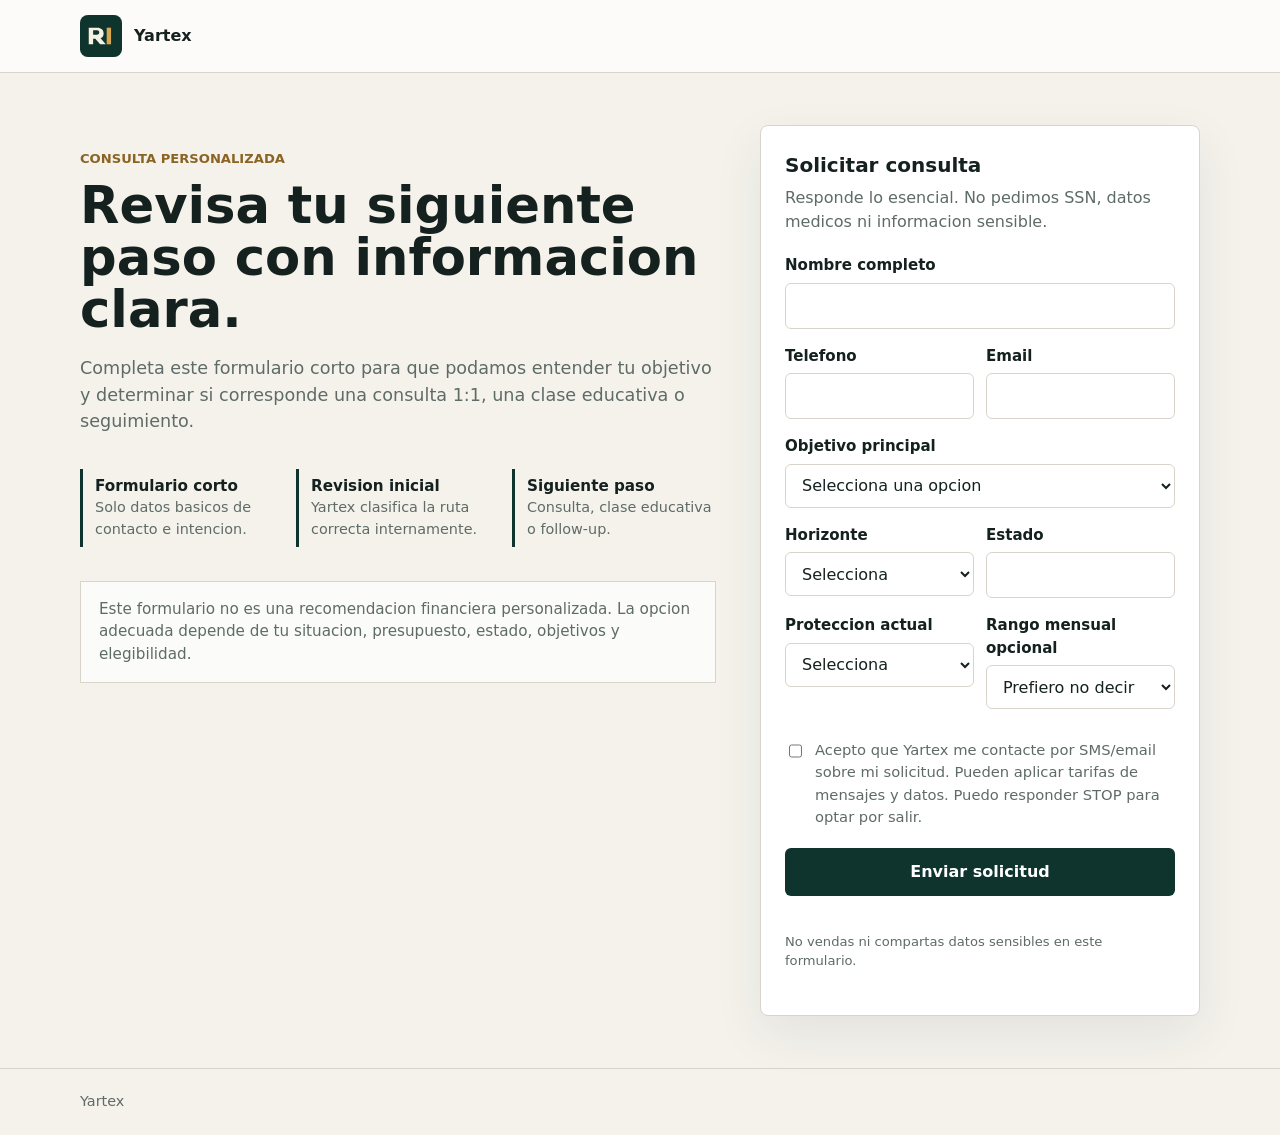
<file: docs/examples/rnm-funnels/consultation/index.html>
<!doctype html>
<html lang="es">
  <head>
    <meta charset="utf-8">
    <meta name="viewport" content="width=device-width, initial-scale=1">
    <title>Consulta | Yartex</title>
    <meta name="description" content="Solicita una consulta breve con Yartex.">
    <link rel="stylesheet" href="../assets/styles.css">
  </head>
  <body>
    <div class="shell">
      <header class="topbar">
        <div class="topbar-inner">
          <a class="brand" href="https://rnmglobalsolutions.com/">
            <img src="../assets/rnm-mark.svg" alt="">
            <span>Yartex</span>
          </a>
        </div>
      </header>

      <main class="page">
        <section class="intro" aria-labelledby="page-title">
          <p class="eyebrow">Consulta personalizada</p>
          <h1 id="page-title">Revisa tu siguiente paso con informacion clara.</h1>
          <p class="lede">
            Completa este formulario corto para que podamos entender tu objetivo y
            determinar si corresponde una consulta 1:1, una clase educativa o seguimiento.
          </p>

          <div class="proof" aria-label="Resumen del proceso">
            <div class="proof-item">
              <strong>Formulario corto</strong>
              <span>Solo datos basicos de contacto e intencion.</span>
            </div>
            <div class="proof-item">
              <strong>Revision inicial</strong>
              <span>Yartex clasifica la ruta correcta internamente.</span>
            </div>
            <div class="proof-item">
              <strong>Siguiente paso</strong>
              <span>Consulta, clase educativa o follow-up.</span>
            </div>
          </div>

          <p class="notice">
            Este formulario no es una recomendacion financiera personalizada.
            La opcion adecuada depende de tu situacion, presupuesto, estado,
            objetivos y elegibilidad.
          </p>
        </section>

        <section class="form-panel" aria-labelledby="form-title">
          <h2 id="form-title">Solicitar consulta</h2>
          <p>Responde lo esencial. No pedimos SSN, datos medicos ni informacion sensible.</p>

          <form data-consultation-form>
            <input type="hidden" name="campaignId" value="web-consultation">
            <input type="hidden" name="funnelType" value="financial_education">
            <div class="hidden-field" aria-hidden="true">
              <label for="companyWebsiteConfirm">Company website</label>
              <input id="companyWebsiteConfirm" name="companyWebsiteConfirm" tabindex="-1" autocomplete="off">
            </div>

            <div class="field">
              <label for="customerName">Nombre completo</label>
              <input id="customerName" name="customerName" autocomplete="name" required>
            </div>

            <div class="grid-2">
              <div class="field">
                <label for="customerPhoneNumber">Telefono</label>
                <input id="customerPhoneNumber" name="customerPhoneNumber" autocomplete="tel">
              </div>
              <div class="field">
                <label for="customerEmail">Email</label>
                <input id="customerEmail" name="customerEmail" type="email" autocomplete="email">
              </div>
            </div>

            <div class="field">
              <label for="primaryGoal">Objetivo principal</label>
              <select id="primaryGoal" name="primaryGoal" required>
                <option value="">Selecciona una opcion</option>
                <option value="family_protection">Proteccion para mi familia</option>
                <option value="life_insurance">Seguro de vida</option>
                <option value="retirement_planning">Planificacion a largo plazo</option>
                <option value="business_opportunity">Explorar oportunidad de negocio</option>
                <option value="not_sure">No estoy seguro</option>
              </select>
            </div>

            <div class="grid-2">
              <div class="field">
                <label for="timeline">Horizonte</label>
                <select id="timeline" name="timeline" required>
                  <option value="">Selecciona</option>
                  <option value="this_week">Esta semana</option>
                  <option value="under_30_days">Proximos 30 dias</option>
                  <option value="30_90_days">1 a 3 meses</option>
                  <option value="learning_only">Solo estoy aprendiendo</option>
                </select>
              </div>
              <div class="field">
                <label for="state">Estado</label>
                <input id="state" name="state" autocomplete="address-level1" maxlength="32" required>
              </div>
            </div>

            <div class="grid-2">
              <div class="field">
                <label for="currentProtection">Proteccion actual</label>
                <select id="currentProtection" name="currentProtection">
                  <option value="">Selecciona</option>
                  <option value="none">No tengo</option>
                  <option value="employer_only">Solo por mi trabajo</option>
                  <option value="personal_policy">Tengo una poliza personal</option>
                  <option value="not_sure">No estoy seguro</option>
                </select>
              </div>
              <div class="field">
                <label for="monthlyRange">Rango mensual opcional</label>
                <select id="monthlyRange" name="monthlyRange">
                  <option value="">Prefiero no decir</option>
                  <option value="under_100">Menos de $100</option>
                  <option value="100_250">$100 a $250</option>
                  <option value="250_500">$250 a $500</option>
                  <option value="500_plus">$500+</option>
                </select>
              </div>
            </div>

            <label class="checkbox">
              <input type="checkbox" name="consent" required>
              <span>Acepto que Yartex me contacte por SMS/email sobre mi solicitud. Pueden aplicar tarifas de mensajes y datos. Puedo responder STOP para optar por salir.</span>
            </label>

            <div class="actions">
              <button type="submit" data-default-text>Enviar solicitud</button>
            </div>
            <div class="status" data-status role="status" aria-live="polite"></div>
            <p class="fine-print">No vendas ni compartas datos sensibles en este formulario.</p>
          </form>
        </section>
      </main>

      <footer>
        <div class="footer-inner">Yartex</div>
      </footer>
    </div>

    <script src="../config.js"></script>
    <script src="../assets/funnel.js"></script>
  </body>
</html>
</file>
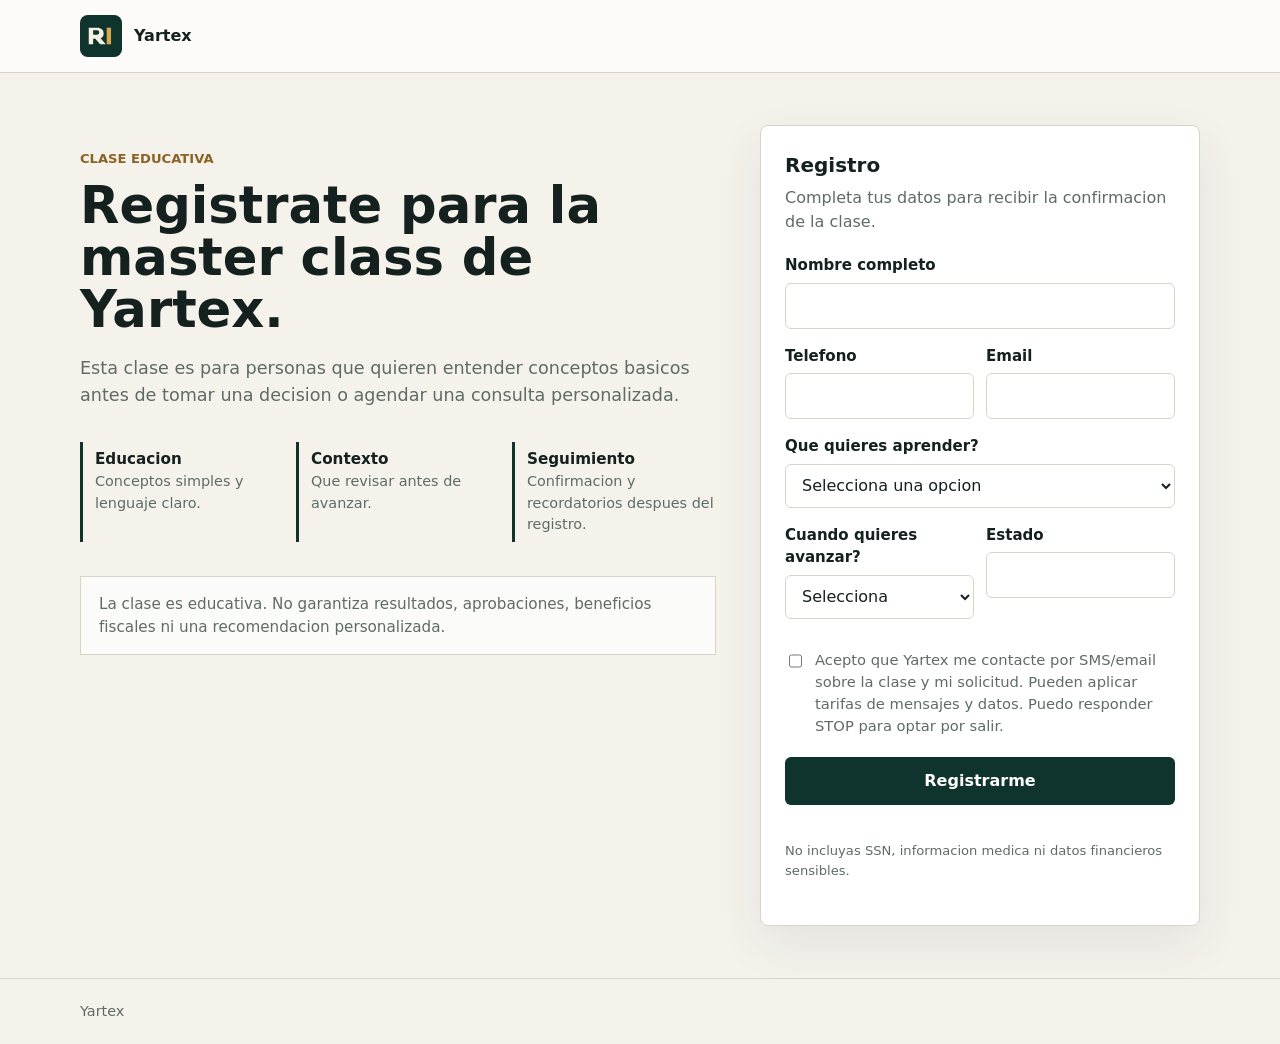
<file: docs/examples/rnm-funnels/masterclass/register/index.html>
<!doctype html>
<html lang="es">
  <head>
    <meta charset="utf-8">
    <meta name="viewport" content="width=device-width, initial-scale=1">
    <title>Master Class | Yartex</title>
    <meta name="description" content="Registro para la master class educativa de Yartex.">
    <link rel="stylesheet" href="../../assets/styles.css">
  </head>
  <body>
    <div class="shell">
      <header class="topbar">
        <div class="topbar-inner">
          <a class="brand" href="https://rnmglobalsolutions.com/">
            <img src="../../assets/rnm-mark.svg" alt="">
            <span>Yartex</span>
          </a>
        </div>
      </header>

      <main class="page">
        <section class="intro" aria-labelledby="page-title">
          <p class="eyebrow">Clase educativa</p>
          <h1 id="page-title">Registrate para la master class de Yartex.</h1>
          <p class="lede">
            Esta clase es para personas que quieren entender conceptos basicos
            antes de tomar una decision o agendar una consulta personalizada.
          </p>

          <div class="proof" aria-label="Que esperar">
            <div class="proof-item">
              <strong>Educacion</strong>
              <span>Conceptos simples y lenguaje claro.</span>
            </div>
            <div class="proof-item">
              <strong>Contexto</strong>
              <span>Que revisar antes de avanzar.</span>
            </div>
            <div class="proof-item">
              <strong>Seguimiento</strong>
              <span>Confirmacion y recordatorios despues del registro.</span>
            </div>
          </div>

          <p class="notice">
            La clase es educativa. No garantiza resultados, aprobaciones,
            beneficios fiscales ni una recomendacion personalizada.
          </p>
        </section>

        <section class="form-panel" aria-labelledby="form-title">
          <h2 id="form-title">Registro</h2>
          <p>Completa tus datos para recibir la confirmacion de la clase.</p>

          <form data-masterclass-form>
            <input type="hidden" name="campaignId" value="web-masterclass">
            <input type="hidden" name="funnelType" value="financial_education">
            <div class="hidden-field" aria-hidden="true">
              <label for="companyWebsiteConfirm">Company website</label>
              <input id="companyWebsiteConfirm" name="companyWebsiteConfirm" tabindex="-1" autocomplete="off">
            </div>

            <div class="field">
              <label for="customerName">Nombre completo</label>
              <input id="customerName" name="customerName" autocomplete="name" required>
            </div>

            <div class="grid-2">
              <div class="field">
                <label for="customerPhoneNumber">Telefono</label>
                <input id="customerPhoneNumber" name="customerPhoneNumber" autocomplete="tel">
              </div>
              <div class="field">
                <label for="customerEmail">Email</label>
                <input id="customerEmail" name="customerEmail" type="email" autocomplete="email">
              </div>
            </div>

            <div class="field">
              <label for="primaryGoal">Que quieres aprender?</label>
              <select id="primaryGoal" name="primaryGoal" required>
                <option value="">Selecciona una opcion</option>
                <option value="family_protection">Proteccion familiar</option>
                <option value="life_insurance">Seguro de vida</option>
                <option value="retirement_planning">Planificacion a largo plazo</option>
                <option value="business_opportunity">Oportunidad de negocio</option>
                <option value="not_sure">No estoy seguro</option>
              </select>
            </div>

            <div class="grid-2">
              <div class="field">
                <label for="timeline">Cuando quieres avanzar?</label>
                <select id="timeline" name="timeline" required>
                  <option value="">Selecciona</option>
                  <option value="this_week">Esta semana</option>
                  <option value="under_30_days">Proximos 30 dias</option>
                  <option value="30_90_days">1 a 3 meses</option>
                  <option value="learning_only">Solo estoy aprendiendo</option>
                </select>
              </div>
              <div class="field">
                <label for="state">Estado</label>
                <input id="state" name="state" autocomplete="address-level1" maxlength="32" required>
              </div>
            </div>

            <label class="checkbox">
              <input type="checkbox" name="consent" required>
              <span>Acepto que Yartex me contacte por SMS/email sobre la clase y mi solicitud. Pueden aplicar tarifas de mensajes y datos. Puedo responder STOP para optar por salir.</span>
            </label>

            <div class="actions">
              <button type="submit" data-default-text>Registrarme</button>
            </div>
            <div class="status" data-status role="status" aria-live="polite"></div>
            <p class="fine-print">No incluyas SSN, informacion medica ni datos financieros sensibles.</p>
          </form>
        </section>
      </main>

      <footer>
        <div class="footer-inner">Yartex</div>
      </footer>
    </div>

    <script src="../../config.js"></script>
    <script src="../../assets/funnel.js"></script>
  </body>
</html>
</file>
<file: docs/examples/rnm-funnels/assets/styles.css>
:root {
  --bg: #f5f2ec;
  --ink: #14211f;
  --muted: #5e6b67;
  --panel: #ffffff;
  --line: #d9d4ca;
  --brand: #0f332d;
  --brand-2: #8a6424;
  --ok: #176845;
  --error: #9d2f2f;
  --focus: #1f6f63;
}

* {
  box-sizing: border-box;
}

body {
  margin: 0;
  background: var(--bg);
  color: var(--ink);
  font-family: Inter, ui-sans-serif, system-ui, -apple-system, BlinkMacSystemFont, "Segoe UI", sans-serif;
  line-height: 1.5;
}

a {
  color: var(--brand);
}

.shell {
  min-height: 100vh;
  display: grid;
  grid-template-rows: auto 1fr auto;
}

.topbar {
  border-bottom: 1px solid var(--line);
  background: rgba(255, 255, 255, 0.72);
}

.topbar-inner,
.page,
.footer-inner {
  width: min(1120px, calc(100% - 32px));
  margin: 0 auto;
}

.topbar-inner {
  min-height: 72px;
  display: flex;
  align-items: center;
  justify-content: space-between;
  gap: 16px;
}

.brand {
  display: inline-flex;
  align-items: center;
  gap: 12px;
  color: var(--ink);
  text-decoration: none;
  font-weight: 700;
}

.brand img {
  width: 42px;
  height: 42px;
}

.eyebrow {
  margin: 0 0 10px;
  color: var(--brand-2);
  font-size: 0.82rem;
  font-weight: 800;
  letter-spacing: 0;
  text-transform: uppercase;
}

.page {
  display: grid;
  grid-template-columns: minmax(0, 1fr) minmax(360px, 440px);
  gap: 44px;
  align-items: start;
  padding: 52px 0;
}

.intro {
  padding-top: 24px;
}

h1 {
  margin: 0;
  max-width: 760px;
  font-size: clamp(2.1rem, 4vw, 4.2rem);
  line-height: 1.02;
  letter-spacing: 0;
}

.lede {
  max-width: 680px;
  margin: 20px 0 0;
  color: var(--muted);
  font-size: 1.1rem;
}

.proof {
  display: grid;
  grid-template-columns: repeat(3, minmax(0, 1fr));
  gap: 12px;
  margin: 34px 0 0;
}

.proof-item {
  border-left: 3px solid var(--brand);
  padding: 6px 0 6px 12px;
}

.proof-item strong {
  display: block;
  font-size: 0.95rem;
}

.proof-item span {
  display: block;
  color: var(--muted);
  font-size: 0.9rem;
}

.notice {
  max-width: 720px;
  margin-top: 34px;
  padding: 16px 18px;
  border: 1px solid var(--line);
  background: rgba(255, 255, 255, 0.68);
  color: var(--muted);
  font-size: 0.95rem;
}

.form-panel {
  background: var(--panel);
  border: 1px solid var(--line);
  border-radius: 8px;
  padding: 24px;
  box-shadow: 0 18px 50px rgba(15, 51, 45, 0.08);
}

.form-panel h2 {
  margin: 0 0 6px;
  font-size: 1.25rem;
  letter-spacing: 0;
}

.form-panel p {
  margin: 0 0 20px;
  color: var(--muted);
}

.field {
  margin-bottom: 16px;
}

.field label,
.choice-label {
  display: block;
  margin-bottom: 6px;
  font-weight: 700;
  font-size: 0.94rem;
}

input,
select {
  width: 100%;
  min-height: 44px;
  border: 1px solid var(--line);
  border-radius: 6px;
  padding: 10px 12px;
  background: #fff;
  color: var(--ink);
  font: inherit;
}

input:focus,
select:focus,
button:focus {
  outline: 3px solid rgba(31, 111, 99, 0.22);
  outline-offset: 2px;
  border-color: var(--focus);
}

.grid-2 {
  display: grid;
  grid-template-columns: repeat(2, minmax(0, 1fr));
  gap: 12px;
}

.checkbox {
  display: flex;
  gap: 10px;
  align-items: flex-start;
  margin: 14px 0;
  color: var(--muted);
  font-size: 0.92rem;
}

.checkbox input {
  width: 18px;
  min-height: 18px;
  margin-top: 3px;
}

.hidden-field {
  display: none;
}

.actions {
  margin-top: 20px;
}

button {
  width: 100%;
  min-height: 48px;
  border: 0;
  border-radius: 6px;
  background: var(--brand);
  color: #fff;
  font: inherit;
  font-weight: 800;
  cursor: pointer;
}

button:disabled {
  cursor: wait;
  opacity: 0.72;
}

.status {
  min-height: 22px;
  margin-top: 14px;
  font-weight: 700;
}

.status.ok {
  color: var(--ok);
}

.status.error {
  color: var(--error);
}

.fine-print {
  margin-top: 18px;
  color: var(--muted);
  font-size: 0.82rem;
}

footer {
  border-top: 1px solid var(--line);
}

.footer-inner {
  padding: 22px 0;
  color: var(--muted);
  font-size: 0.9rem;
}

@media (max-width: 860px) {
  .page {
    grid-template-columns: 1fr;
    padding-top: 30px;
  }

  .intro {
    padding-top: 0;
  }

  .proof {
    grid-template-columns: 1fr;
  }

  .grid-2 {
    grid-template-columns: 1fr;
  }
}
</file>
